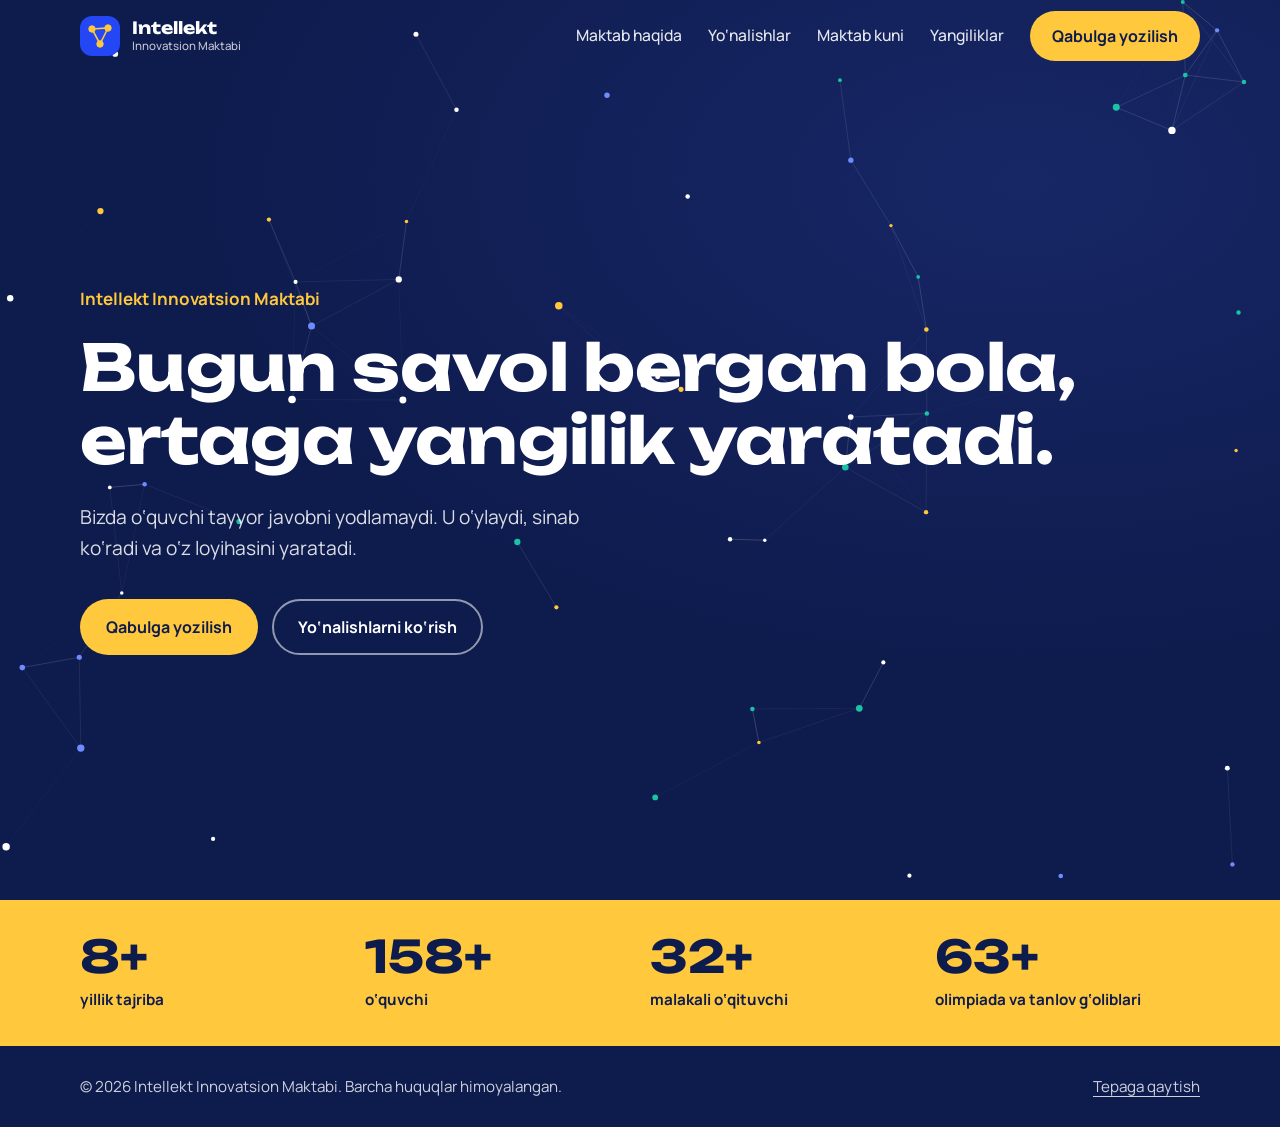
<file: index.html>
<!DOCTYPE html>
<html lang="uz">
<head>
  <meta charset="UTF-8">
  <meta name="viewport" content="width=device-width, initial-scale=1">
  <title>Intellekt Innovatsion Maktabi</title>
  <meta name="description" content="Intellekt Innovatsion Maktabi: zamonaviy bilim, texnologiya va ijodkorlik bir joyda.">
  <link rel="preconnect" href="https://fonts.googleapis.com">
  <link rel="preconnect" href="https://fonts.gstatic.com" crossorigin>
  <link href="https://fonts.googleapis.com/css2?family=Manrope:wght@400;500;700&family=Unbounded:wght@500;700&display=swap" rel="stylesheet">
  <link rel="stylesheet" href="style.css">
</head>
<body>
  <a class="skip" href="#asosiy">Asosiy qismga o‘tish</a>

  <header class="header" id="header">
    <div class="wrap header-in">
      <a class="logo" href="#top" aria-label="Intellekt Innovatsion Maktabi">
        <span class="logo-mark" aria-hidden="true">
          <svg viewBox="0 0 32 32" width="32" height="32"><circle cx="8" cy="9" r="3.2"/><circle cx="24" cy="8" r="3.2"/><circle cx="16" cy="24" r="3.2"/><path d="M8 9L24 8L16 24Z" fill="none" stroke-width="1.6"/></svg>
        </span>
        <span class="logo-text">Intellekt<small>Innovatsion Maktabi</small></span>
      </a>

      <button class="burger" id="burger" aria-label="Menyuni ochish" aria-expanded="false" aria-controls="menu">
        <span></span><span></span><span></span>
      </button>

      <nav class="menu" id="menu" aria-label="Asosiy menyu">
        <a href="./index2.html">Maktab haqida</a>
        <a href="./programms.html">Yo‘nalishlar</a>
        <a href="./day.html">Maktab kuni</a>
        <a href="./news.html">Yangiliklar</a>
        <a class="btn btn-sun" href="./admisson.html">Qabulga yozilish</a>
      </nav>
    </div>
  </header>

  <main id="asosiy">
    <!-- HERO -->
    <section class="hero" id="top">
      <canvas id="network" aria-hidden="true"></canvas>
      <div class="wrap hero-in">
        <p class="hero-kicker">Intellekt Innovatsion Maktabi</p>
        <h1>Bugun savol bergan bola, ertaga yangilik yaratadi.</h1>
        <p class="hero-lead">Bizda o‘quvchi tayyor javobni yodlamaydi. U o‘ylaydi, sinab ko‘radi va o‘z loyihasini yaratadi.</p>
        <div class="hero-actions">
          <a class="btn btn-sun" href="#qabul">Qabulga yozilish</a>
          <a class="btn btn-line" href="#yonalishlar">Yo‘nalishlarni ko‘rish</a>
        </div>
      </div>
    </section>

    <!-- STATS -->
    <section class="stats" aria-label="Raqamlarda maktab">
      <div class="wrap stats-in">
        <div class="stat"><strong data-count="15">0</strong><span>yillik tajriba</span></div>
        <div class="stat"><strong data-count="300">0</strong><span>o‘quvchi</span></div>
        <div class="stat"><strong data-count="60">0</strong><span>malakali o‘qituvchi</span></div>
        <div class="stat"><strong data-count="120">0</strong><span>olimpiada va tanlov g‘oliblari</span></div>
      </div>
    </section>

    <!-- ABOUT -->
    <!-- <section class="section about" id="haqida">
      <div class="wrap about-in">
        <div class="about-head">
          <h2>Maktab haqida</h2>
        </div>
        <div class="about-body">
          <p class="big">Intellekt maktabida bilim darsxonada tugamaydi. U laboratoriyada, kodda, sahnada va jamoaviy loyihalarda davom etadi.</p>
          <p>Biz milliy ta’lim standartlarini zamonaviy usullar bilan birlashtiramiz: kichik guruhlar, loyiha asosidagi o‘qish va har bir bolaning kuchli tomoniga e’tibor.</p>
          <ul class="values">
            <li><b>Tanqidiy fikrlash.</b> O‘quvchi “nima?” emas, “nega?” deb so‘raydi.</li>
            <li><b>Amaliyot.</b> Har chorakda o‘quvchi o‘z loyihasini himoya qiladi.</li>
            <li><b>Qadriyatlar.</b> Hurmat, mas’uliyat va halollik kundalik odatga aylanadi.</li>
          </ul>
        </div>
      </div>
    </section> -->

    <!-- PROGRAMS -->
    <!-- <section class="section programs" id="yonalishlar">
      <div class="wrap">
        <h2>Yo‘nalishlar</h2>
        <p class="section-lead">O‘quvchi asosiy fanlar bilan birga o‘zi yoqtirgan yo‘nalishni chuqur o‘rganadi.</p>

        <div class="tabs">
          <div class="tab-list" role="tablist" aria-label="Yo‘nalishlar">
            <button role="tab" id="t1" aria-controls="p1" aria-selected="true">Robototexnika va IT</button>
            <button role="tab" id="t2" aria-controls="p2" aria-selected="false" tabindex="-1">Matematika va mantiq</button>
            <button role="tab" id="t3" aria-controls="p3" aria-selected="false" tabindex="-1">Tabiiy fanlar</button>
            <button role="tab" id="t4" aria-controls="p4" aria-selected="false" tabindex="-1">Xorijiy tillar</button>
            <button role="tab" id="t5" aria-controls="p5" aria-selected="false" tabindex="-1">Ijod va san’at</button>
          </div>

          <div class="tab-panels">
            <article class="panel" role="tabpanel" id="p1" aria-labelledby="t1">
              <h3>Robototexnika va IT</h3>
              <p>Blok dasturlashdan Python’gacha. O‘quvchilar robot yig‘adi, o‘yin va mobil ilova yaratadi.</p>
              <ul><li>Dasturlash asoslari</li><li>Robot yig‘ish va sozlash</li><li>Kiberxavfsizlik va raqamli savodxonlik</li></ul>
            </article>
            <article class="panel" role="tabpanel" id="p2" aria-labelledby="t2" hidden>
              <h3>Matematika va mantiq</h3>
              <p>Formulani yodlash o‘rniga masalani o‘zi tuzishga o‘rgatamiz. Olimpiadaga tayyorgarlik alohida guruhlarda.</p>
              <ul><li>Mantiqiy masalalar va shaxmat</li><li>Olimpiada guruhi</li><li>Ma’lumotlar bilan ishlash</li></ul>
            </article>
            <article class="panel" role="tabpanel" id="p3" aria-labelledby="t3" hidden>
              <h3>Tabiiy fanlar</h3>
              <p>Fizika, kimyo va biologiya tajribalar orqali o‘rganiladi. Har oy bitta kichik ilmiy tadqiqot.</p>
              <ul><li>Laboratoriya mashg‘ulotlari</li><li>Ekologik loyihalar</li><li>Fan haftaligi</li></ul>
            </article>
            <article class="panel" role="tabpanel" id="p4" aria-labelledby="t4" hidden>
              <h3>Xorijiy tillar</h3>
              <p>Ingliz tili kundalik muloqot va akademik yozuv darajasida. Xalqaro imtihonlarga tayyorgarlik mavjud.</p>
              <ul><li>Suhbat klubi</li><li>Xalqaro sertifikatga tayyorlov</li><li>Qo‘shimcha til (rus, nemis yoki koreys)</li></ul>
            </article>
            <article class="panel" role="tabpanel" id="p5" aria-labelledby="t5" hidden>
              <h3>Ijod va san’at</h3>
              <p>Rasm, musiqa, teatr va video. O‘quvchi o‘z fikrini bir nechta shaklda ifodalashni o‘rganadi.</p>
              <ul><li>Teatr studiyasi</li><li>Raqamli dizayn</li><li>Yillik ko‘rgazma va konsert</li></ul>
            </article>
          </div>
        </div>
      </div>ghg
    </section> -->

    <!-- DAY -->
    <!-- <section class="section day" id="kun">
      <div class="wrap">
        <h2>Maktab kuni</h2>
        <p class="section-lead">Dars, tanaffus va ijod o‘rtasida muvozanat.</p>
        <ol class="timeline">
          <li><time>08:30</time><div><h3>Ertalabki davra</h3><p>Kun rejasi, qisqa suhbat va yengil mashqlar.</p></div></li>
          <li><time>09:00</time><div><h3>Asosiy darslar</h3><p>Ona tili, matematika, tabiiy va ijtimoiy fanlar.</p></div></li>
          <li><time>12:30</time><div><h3>Tushlik va dam olish</h3><p>Issiq ovqat, hovlida o‘yin va erkin vaqt.</p></div></li>
          <li><time>14:00</time><div><h3>Yo‘nalish mashg‘ulotlari</h3><p>Robototexnika, til, san’at yoki olimpiada guruhi.</p></div></li>
          <li><time>16:00</time><div><h3>Loyiha vaqti</h3><p>Jamoada ishlash va uy vazifasini maktabda bajarish.</p></div></li>
        </ol>
      </div>
    </section> -->

    <!-- NEWS -->
    <!-- <section class="section news" id="yangiliklar">
      <div class="wrap">
        <h2>Yangiliklar</h2>
        <div class="news-grid">
          <article class="news-main">
            <time datetime="2026-11-05">5-noyabr, 2026</time>
            <h3>Maktab robotchilari viloyat tanlovida finalga chiqdi</h3>
            <p>9-sinf o‘quvchilari yaratgan o‘zi yuradigan robot hakamlarning e’tiborini tortdi. Jamoa keyingi bosqichga tayyorgarlik ko‘rmoqda.</p>
          </article>
          <article>
            <time datetime="2026-10-28">28-oktabr, 2026</time>
            <h3>Ochiq eshiklar kuni</h3>
            <p>Ota-onalar darslarni kuzatdi va o‘qituvchilar bilan suhbatlashdi.</p>
          </article>
          <article>
            <time datetime="2026-10-15">15-oktabr, 2026</time>
            <h3>Fan haftaligi yakunlandi</h3>
            <p>Boshlang‘ich sinflar o‘zlarining kichik tajribalarini namoyish qildi.</p>
          </article>
        </div>
      </div>
    </section> -->

    <!-- ADMISSION -->
    <!-- <section class="section admission" id="qabul">
      <div class="wrap admission-in">
        <div class="admission-text">
          <h2>Qabulga yozilish</h2>
          <p>Ma’lumotlaringizni qoldiring. Qabul bo‘limi siz bilan bog‘lanib, suhbat vaqtini kelishadi.</p>
          <dl class="contacts">
            <dt>Telefon</dt><dd><a href="tel:+998000000000">+998 00 000 00 00</a></dd>
            <dt>Manzil</dt><dd>Toshkent shahri, manzilni shu yerga yozing</dd>
            <dt>Ish vaqti</dt><dd>Dushanba–Shanba, 09:00–18:00</dd>
          </dl>
        </div>

        <form class="form" id="form" novalidate>
          <div class="field">
            <label for="ism">Ota-ona ismi</label>
            <input id="ism" name="ism" type="text" autocomplete="name" required>
            <p class="err" data-for="ism"></p>
          </div>
          <div class="field">
            <label for="tel">Telefon raqami</label>
            <input id="tel" name="tel" type="tel" inputmode="tel" placeholder="+998 90 123 45 67" autocomplete="tel" required>
            <p class="err" data-for="tel"></p>
          </div>
          <div class="field">
            <label for="sinf">Bola qaysi sinfga kiradi?</label>
            <select id="sinf" name="sinf" required>
              <option value="">Tanlang</option>
              <option>1-sinf</option><option>2-sinf</option><option>3-sinf</option><option>4-sinf</option>
              <option>5-sinf</option><option>6-sinf</option><option>7-sinf</option><option>8-sinf</option>
              <option>9-sinf</option><option>10-sinf</option><option>11-sinf</option>
            </select>
            <p class="err" data-for="sinf"></p>
          </div>
          <div class="field">
            <label for="izoh">Savolingiz (ixtiyoriy)</label>
            <textarea id="izoh" name="izoh" rows="3"></textarea>
          </div>
          <button class="btn btn-sun" type="submit">Ariza yuborish</button>
          <p class="form-ok" id="formOk" role="status" hidden></p>
        </form>
      </div>
    </section>
  </main> -->

  <footer class="footer">
    <div class="wrap footer-in">
      <p>© <span id="year">2026</span> Intellekt Innovatsion Maktabi. Barcha huquqlar himoyalangan.</p>
      <a href="#top">Tepaga qaytish</a>
    </div>
  </footer>

  <script src="script.js"></script>
</body>
</html>
</file>
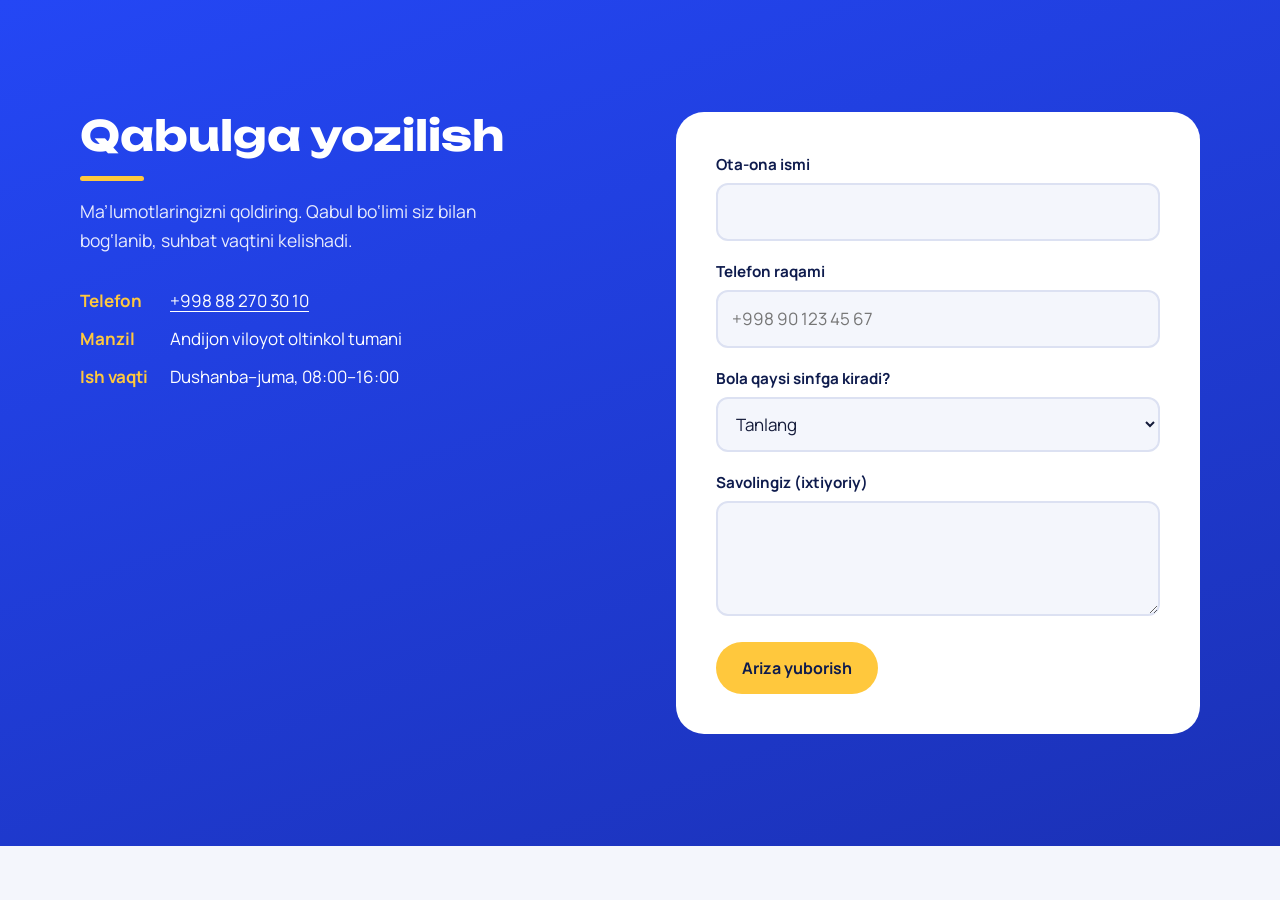
<file: admisson.html>
<!DOCTYPE html>
<html lang="en">
<head>
    <meta charset="UTF-8">
    <meta name="viewport" content="width=device-width, initial-scale=1.0">
    <title>Intellekt Innovatsion Maktabi</title>
    <link rel="preconnect" href="https://fonts.googleapis.com">
  <link rel="preconnect" href="https://fonts.gstatic.com" crossorigin>
  <link href="https://fonts.googleapis.com/css2?family=Manrope:wght@400;500;700&family=Unbounded:wght@500;700&display=swap" rel="stylesheet">
  <link rel="stylesheet" href="style.css">
</head>
<body>
     <!-- ADMISSION -->
    <section class="section admission" id="qabul">
      <div class="wrap admission-in">
        <div class="admission-text">
          <h2>Qabulga yozilish</h2>
          <p>Ma’lumotlaringizni qoldiring. Qabul bo‘limi siz bilan bog‘lanib, suhbat vaqtini kelishadi.</p>
          <dl class="contacts">
            <dt>Telefon</dt><dd><a href="tel:+998882703010">+998 88 270 30 10</a></dd>
            <dt>Manzil</dt><dd>Andijon viloyot oltinkol tumani </dd>
            <dt>Ish vaqti</dt><dd>Dushanba–juma, 08:00–16:00</dd>
          </dl>
        </div>

        <form class="form" id="form" novalidate>
          <div class="field">
            <label for="ism">Ota-ona ismi</label>
            <input id="ism" name="ism" type="text" autocomplete="name" required>
            <p class="err" data-for="ism"></p>
          </div>
          <div class="field">
            <label for="tel">Telefon raqami</label>
            <input id="tel" name="tel" type="tel" inputmode="tel" placeholder="+998 90 123 45 67" autocomplete="tel" required>
            <p class="err" data-for="tel"></p>
          </div>
          <div class="field">
            <label for="sinf">Bola qaysi sinfga kiradi?</label>
            <select id="sinf" name="sinf" required>
              <option value="">Tanlang</option>
              <option>1-sinf</option><option>2-sinf</option><option>3-sinf</option><option>4-sinf</option>
              <option>5-sinf</option><option>6-sinf</option><option>7-sinf</option><option>8-sinf</option>
              <option>9-sinf</option><option>10-sinf</option><option>11-sinf</option>
            </select>
            <p class="err" data-for="sinf"></p>
          </div>
          <div class="field">
            <label for="izoh">Savolingiz (ixtiyoriy)</label>
            <textarea id="izoh" name="izoh" rows="3"></textarea>
          </div>
          <button class="btn btn-sun" type="submit">Ariza yuborish</button>
          <p class="form-ok" id="formOk" role="status" hidden></p>
        </form>
      </div>
    </section>
  <script src="script.js"></script>
</body>
</html>
</file>
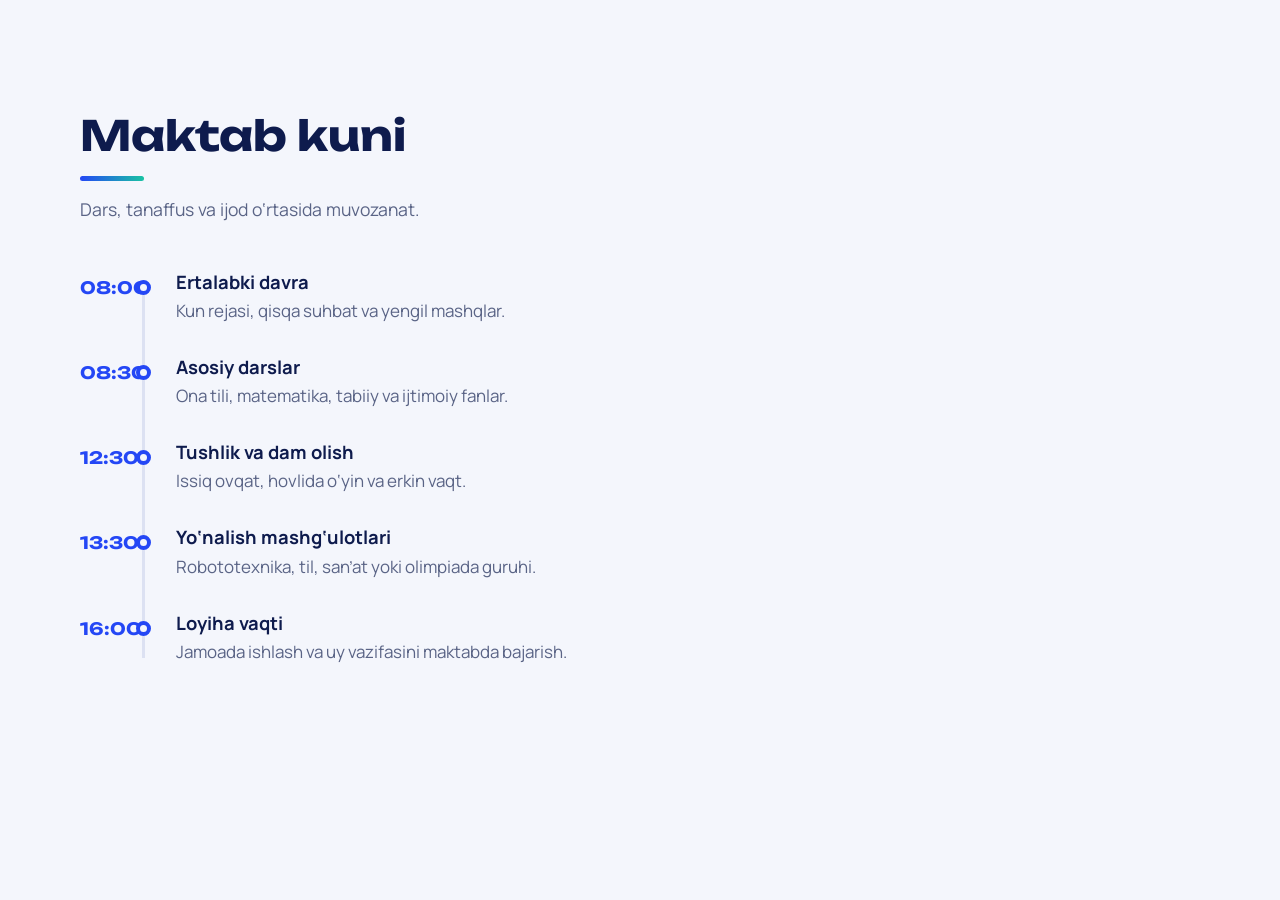
<file: day.html>
<!DOCTYPE html>
<html lang="en">
<head>
    <meta charset="UTF-8">
    <meta name="viewport" content="width=device-width, initial-scale=1.0">
    <title>Intellekt Innovatsion Maktabi</title>
    <link rel="preconnect" href="https://fonts.googleapis.com">
  <link rel="preconnect" href="https://fonts.gstatic.com" crossorigin>
  <link href="https://fonts.googleapis.com/css2?family=Manrope:wght@400;500;700&family=Unbounded:wght@500;700&display=swap" rel="stylesheet">
  <link rel="stylesheet" href="style.css">
</head>
<body>
    <!-- DAY -->
    <section class="section day" id="kun">
      <div class="wrap">
        <h2>Maktab kuni</h2>
        <p class="section-lead">Dars, tanaffus va ijod o‘rtasida muvozanat.</p>
        <ol class="timeline">
          <li><time>08:00</time><div><h3>Ertalabki davra</h3><p>Kun rejasi, qisqa suhbat va yengil mashqlar.</p></div></li>
          <li><time>08:30</time><div><h3>Asosiy darslar</h3><p>Ona tili, matematika, tabiiy va ijtimoiy fanlar.</p></div></li>
          <li><time>12:30</time><div><h3>Tushlik va dam olish</h3><p>Issiq ovqat, hovlida o‘yin va erkin vaqt.</p></div></li>
          <li><time>13:30</time><div><h3>Yo‘nalish mashg‘ulotlari</h3><p>Robototexnika, til, san’at yoki olimpiada guruhi.</p></div></li>
          <li><time>16:00</time><div><h3>Loyiha vaqti</h3><p>Jamoada ishlash va uy vazifasini maktabda bajarish.</p></div></li>
        </ol>
      </div>
    </section>
  <script src="script.js"></script>
</body>
</html>
</file>
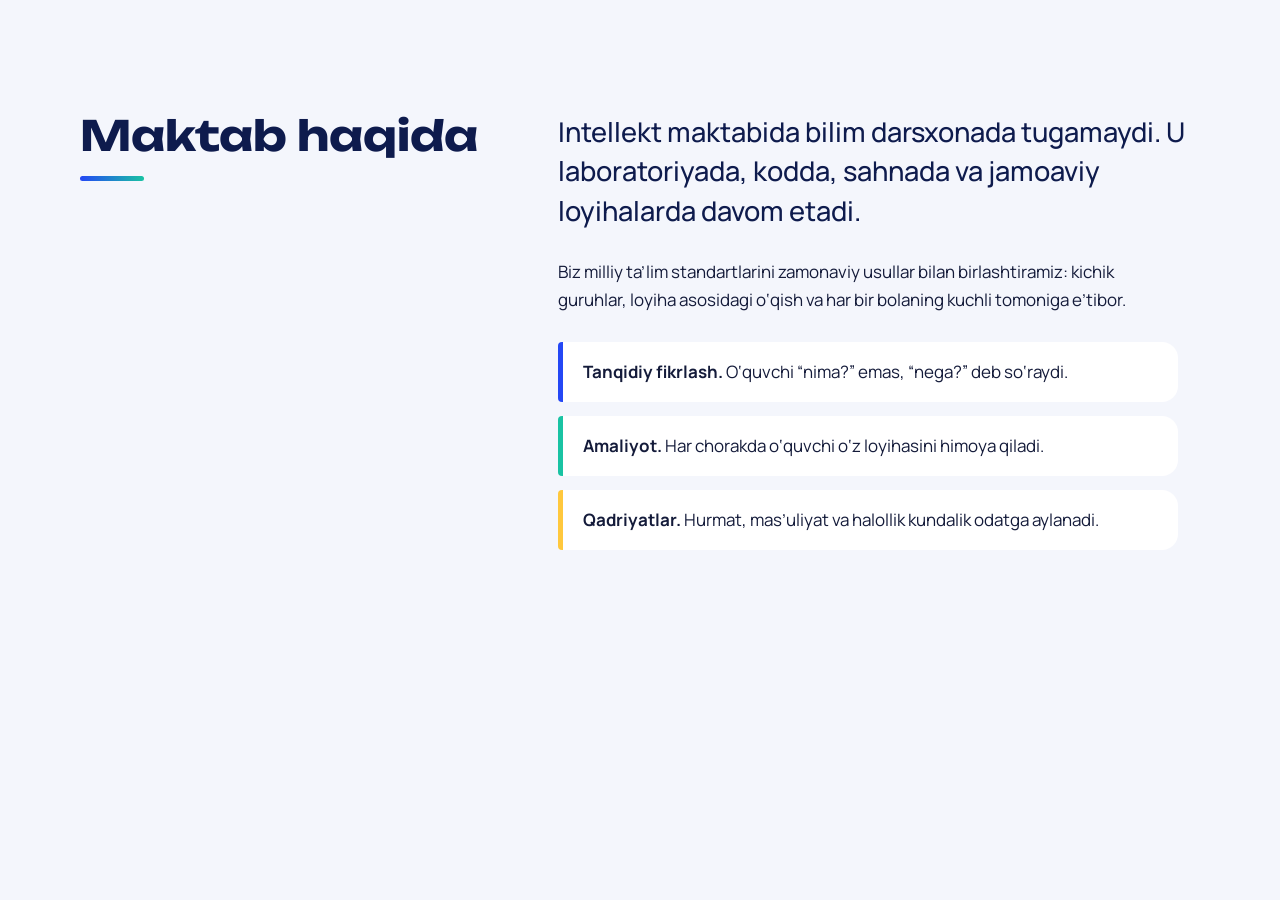
<file: index2.html>
<!DOCTYPE html>
<html lang="en">
<head>
    <meta charset="UTF-8">
    <meta name="viewport" content="width=device-width, initial-scale=1.0">
    <title>intelekt innavatsion maktabi</title>
    <link rel="preconnect" href="https://fonts.googleapis.com">
  <link rel="preconnect" href="https://fonts.gstatic.com" crossorigin>
  <link href="https://fonts.googleapis.com/css2?family=Manrope:wght@400;500;700&family=Unbounded:wght@500;700&display=swap" rel="stylesheet">
  <link rel="stylesheet" href="style.css">
</head>
<body>
    <!-- ABOUT -->
    <section class="section about" id="haqida">
      <div class="wrap about-in">
        <div class="about-head">
          <h2>Maktab haqida</h2>
        </div>
        <div class="about-body">
          <p class="big">Intellekt maktabida bilim darsxonada tugamaydi. U laboratoriyada, kodda, sahnada va jamoaviy loyihalarda davom etadi.</p>
          <p>Biz milliy ta’lim standartlarini zamonaviy usullar bilan birlashtiramiz: kichik guruhlar, loyiha asosidagi o‘qish va har bir bolaning kuchli tomoniga e’tibor.</p>
          <ul class="values">
            <li><b>Tanqidiy fikrlash.</b> O‘quvchi “nima?” emas, “nega?” deb so‘raydi.</li>
            <li><b>Amaliyot.</b> Har chorakda o‘quvchi o‘z loyihasini himoya qiladi.</li>
            <li><b>Qadriyatlar.</b> Hurmat, mas’uliyat va halollik kundalik odatga aylanadi.</li>
          </ul>
        </div>
      </div>
    </section>

  <script src="script.js"></script>
</body>
</html>
</file>
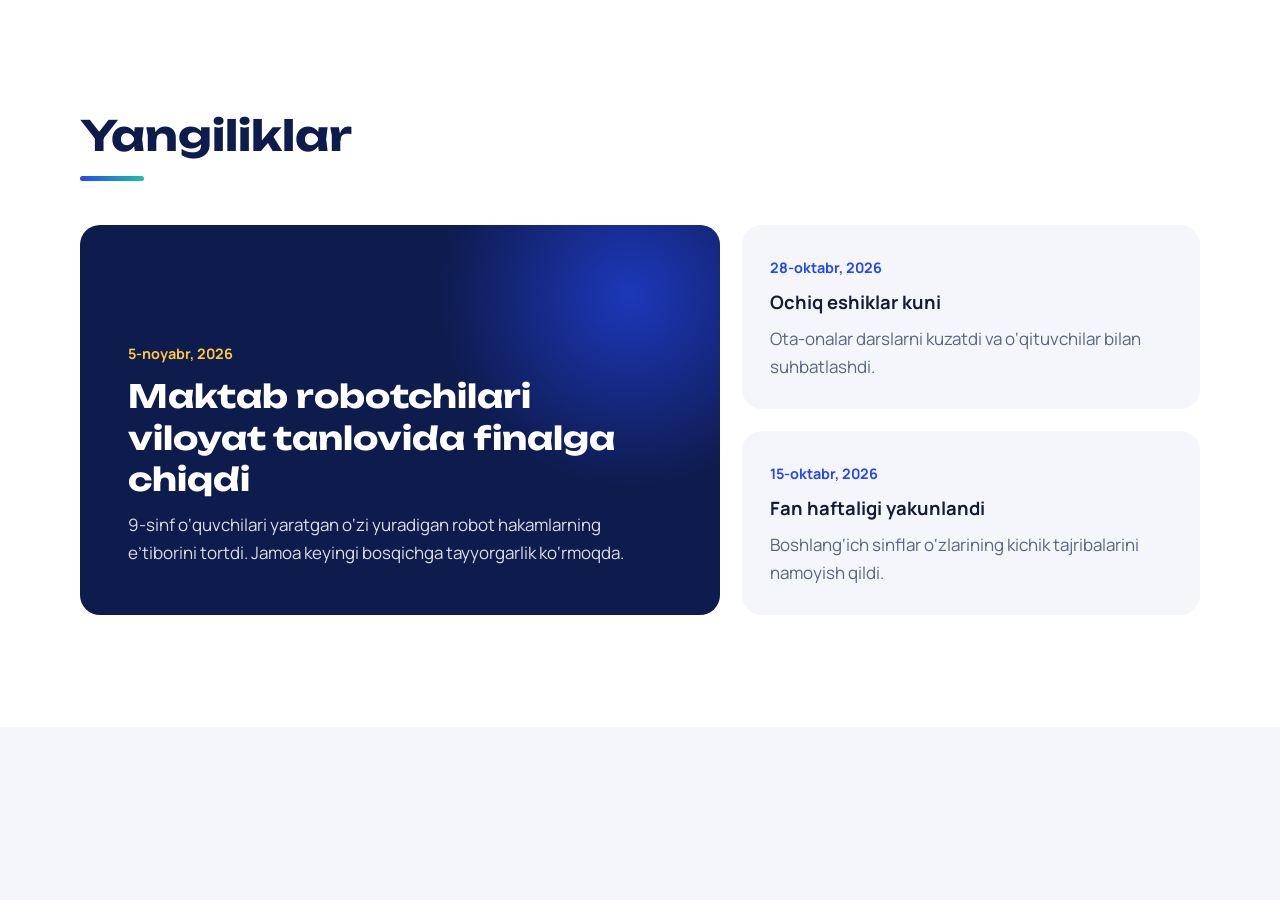
<file: news.html>
<!DOCTYPE html>
<html lang="en">
<head>
    <meta charset="UTF-8">
    <meta name="viewport" content="width=device-width, initial-scale=1.0">
    <title>Intellekt Innovatsion Maktabi</title>
     <link rel="preconnect" href="https://fonts.googleapis.com">
  <link rel="preconnect" href="https://fonts.gstatic.com" crossorigin>
  <link href="https://fonts.googleapis.com/css2?family=Manrope:wght@400;500;700&family=Unbounded:wght@500;700&display=swap" rel="stylesheet">
  <link rel="stylesheet" href="style.css">
</head>
<body>
    <!-- NEWS -->
    <section class="section news" id="yangiliklar">
      <div class="wrap">
        <h2>Yangiliklar</h2>
        <div class="news-grid">
          <article class="news-main">
            <time datetime="2026-11-05">5-noyabr, 2026</time>
            <h3>Maktab robotchilari viloyat tanlovida finalga chiqdi</h3>
            <p>9-sinf o‘quvchilari yaratgan o‘zi yuradigan robot hakamlarning e’tiborini tortdi. Jamoa keyingi bosqichga tayyorgarlik ko‘rmoqda.</p>
          </article>
          <article>
            <time datetime="2026-10-28">28-oktabr, 2026</time>
            <h3>Ochiq eshiklar kuni</h3>
            <p>Ota-onalar darslarni kuzatdi va o‘qituvchilar bilan suhbatlashdi.</p>
          </article>
          <article>
            <time datetime="2026-10-15">15-oktabr, 2026</time>
            <h3>Fan haftaligi yakunlandi</h3>
            <p>Boshlang‘ich sinflar o‘zlarining kichik tajribalarini namoyish qildi.</p>
          </article>
        </div>
      </div>
    </section>

  <script src="script.js"></script>
</body>
</html>
</file>
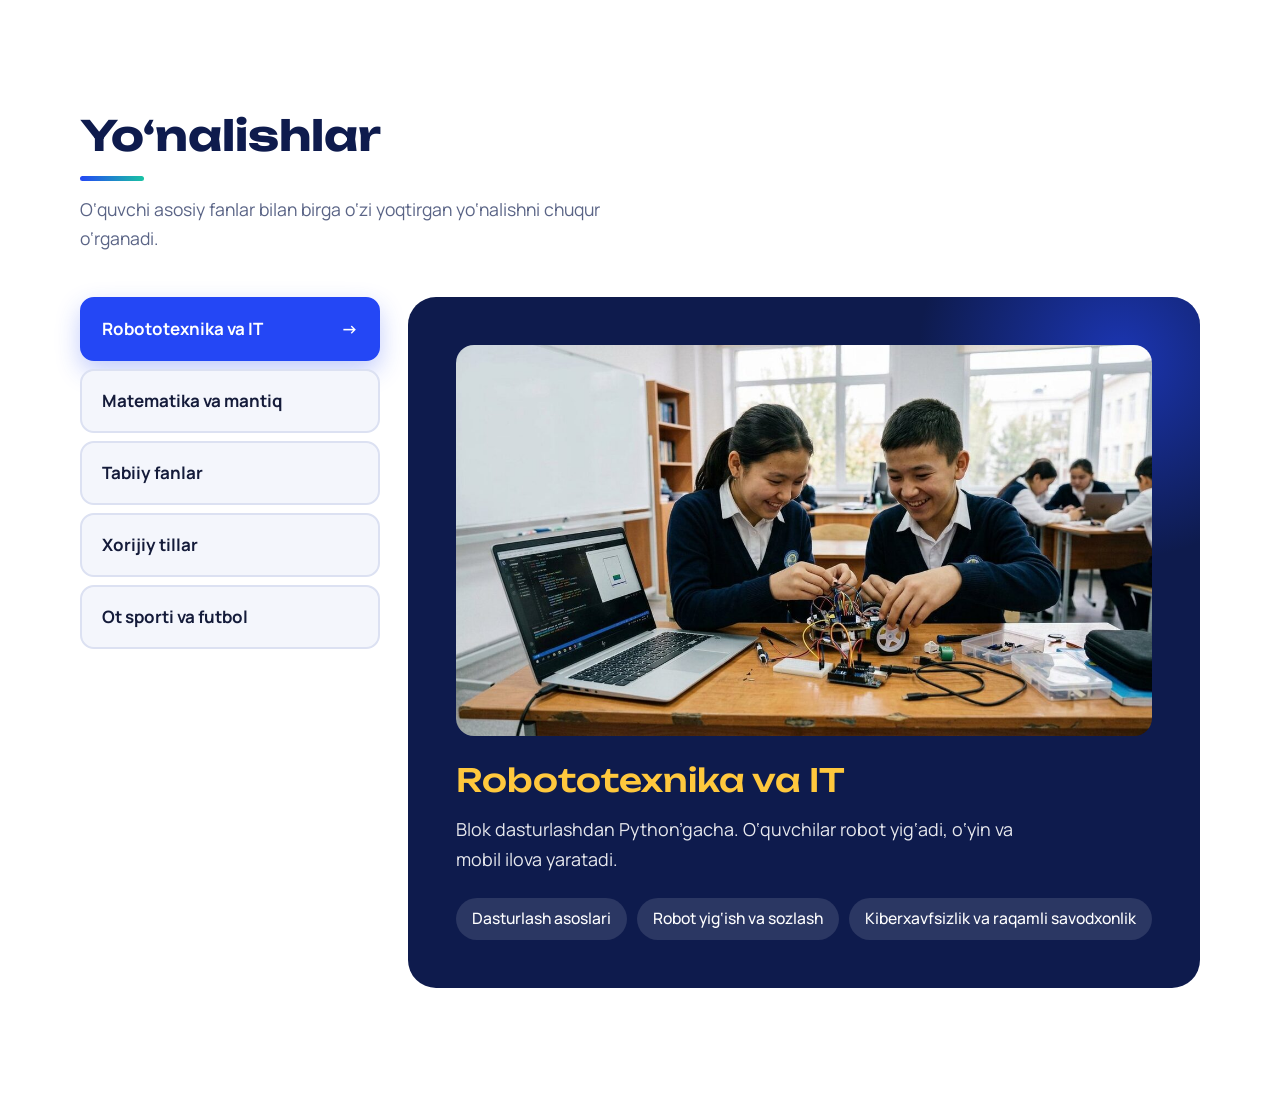
<file: programms.html>
<!DOCTYPE html>
<html lang="en">
<head>
    <meta charset="UTF-8">
    <meta name="viewport" content="width=device-width, initial-scale=1.0">
    <title>Intellekt Innovatsion Maktabi</title>
    <link rel="preconnect" href="https://fonts.googleapis.com">
  <link rel="preconnect" href="https://fonts.gstatic.com" crossorigin>
  <link href="https://fonts.googleapis.com/css2?family=Manrope:wght@400;500;700&family=Unbounded:wght@500;700&display=swap" rel="stylesheet">
  <link rel="stylesheet" href="style.css">
</head>
<body>
    <section class="section programs" id="yonalishlar">
      <div class="wrap">
        <h2>Yo‘nalishlar</h2>
        <p class="section-lead">O‘quvchi asosiy fanlar bilan birga o‘zi yoqtirgan yo‘nalishni chuqur o‘rganadi.</p>

        <div class="tabs">
          <div class="tab-list" role="tablist" aria-label="Yo‘nalishlar">
            <button role="tab" id="t1" aria-controls="p1" aria-selected="true">Robototexnika va IT</button>
            <button role="tab" id="t2" aria-controls="p2" aria-selected="false" tabindex="-1">Matematika va mantiq</button>
            <button role="tab" id="t3" aria-controls="p3" aria-selected="false" tabindex="-1">Tabiiy fanlar</button>
            <button role="tab" id="t4" aria-controls="p4" aria-selected="false" tabindex="-1">Xorijiy tillar</button>
            <button role="tab" id="t5" aria-controls="p5" aria-selected="false" tabindex="-1">Ot sporti va futbol</button>
          </div>

          <div class="tab-panels">
            <article class="panel" role="tabpanel" id="p1" aria-labelledby="t1">
              <div class="panel-media">
                <span class="shot"><img src="images/robototexnika.jpg" alt="O‘quvchilar darsda robot yig‘moqda" width="1280" height="714"></span>
              </div>
              <h3>Robototexnika va IT</h3>
              <p>Blok dasturlashdan Python’gacha. O‘quvchilar robot yig‘adi, o‘yin va mobil ilova yaratadi.</p>
              <ul><li>Dasturlash asoslari</li><li>Robot yig‘ish va sozlash</li><li>Kiberxavfsizlik va raqamli savodxonlik</li></ul>
            </article>
            <article class="panel" role="tabpanel" id="p2" aria-labelledby="t2" hidden>
              <div class="panel-media">
                <span class="shot"><img src="images/matematika.jpg" alt="O‘quvchi doskada geometriya masalasini yechmoqda" width="1280" height="714"></span>
              </div>
              <h3>Matematika va mantiq</h3>
              <p>Formulani yodlash o‘rniga masalani o‘zi tuzishga o‘rgatamiz. Olimpiadaga tayyorgarlik alohida guruhlarda.</p>
              <ul><li>Mantiqiy masalalar va shaxmat</li><li>Olimpiada guruhi</li><li>Ma’lumotlar bilan ishlash</li></ul>
            </article>
            <article class="panel" role="tabpanel" id="p3" aria-labelledby="t3" hidden>
              <div class="panel-media">
                <span class="shot"><img src="images/tabiiy-fanlar.jpg" alt="O‘quvchilar laboratoriyada kimyo tajribasi o‘tkazmoqda" width="1280" height="714"></span>
              </div>
              <h3>Tabiiy fanlar</h3>
              <p>Fizika, kimyo va biologiya tajribalar orqali o‘rganiladi. Har oy bitta kichik ilmiy tadqiqot.</p>
              <ul><li>Laboratoriya mashg‘ulotlari</li><li>Ekologik loyihalar</li><li>Fan haftaligi</li></ul>
            </article>
            <article class="panel" role="tabpanel" id="p4" aria-labelledby="t4" hidden>
              <div class="panel-media">
                <span class="shot"><img src="images/xorijiy-tillar.jpg" alt="O‘quvchilar suhbat klubida muloqot qilmoqda" width="1280" height="714"></span>
              </div>
              <h3>Xorijiy tillar</h3>
              <p>Ingliz tili kundalik muloqot va akademik yozuv darajasida. Xalqaro imtihonlarga tayyorgarlik mavjud.</p>
              <ul><li>Suhbat klubi</li><li>Xalqaro sertifikatga tayyorlov</li><li>Qo‘shimcha til (rus, nemis yoki koreys)</li></ul>
            </article>
            <article class="panel" role="tabpanel" id="p5" aria-labelledby="t5" hidden>
              <div class="panel-media panel-media-two">
                <span class="shot"><img src="images/ot-sporti.jpg" alt="O‘quvchi murabbiy nazoratida ot minmoqda" width="960" height="717"></span>
                <span class="shot"><img src="images/futbol.jpg" alt="O‘quvchilar maktab maydonida futbol o‘ynamoqda" width="960" height="717"></span>
              </div>
              <h3>Ot sporti va futbol</h3>
              <p>Ot sporti va futbol o‘quvchini chiniqtiradi, jamoada ishlashga va mas’uliyatga o‘rgatadi. Mashg‘ulotlar murabbiylar nazoratida o‘tadi.</p>
              <ul><li>Ot minish mashg‘ulotlari</li><li>Futbol seksiyasi</li><li>Maktab turnirlari va musobaqalar</li></ul>
            </article>
          </div>
        </div>
      </div>
    </section>

  <script src="script.js"></script>
</body>
</html>
</file>
<file: style.css>
/* ===== Ranglar va o'lchamlar ===== */
:root {
  --navy: #0E1B4D;
  --navy-2: #172766;
  --blue: #2447F5;
  --sun: #FFC83D;
  --mint: #19C3A3;
  --paper: #F4F6FC;
  --white: #FFFFFF;
  --ink: #141B3A;
  --muted: #5A6486;
  --line: #DCE1F2;

  --f-head: "Unbounded", "Manrope", system-ui, sans-serif;
  --f-body: "Manrope", system-ui, -apple-system, "Segoe UI", sans-serif;

  --wrap: 1120px;
  --r-s: 8px;
  --r-l: 28px;
  --ease: cubic-bezier(.2, .7, .2, 1);
}

*, *::before, *::after { box-sizing: border-box; }
html { scroll-behavior: smooth; scroll-padding-top: 76px; }
body {
  margin: 0;
  font-family: var(--f-body);
  font-size: 1.0625rem;
  line-height: 1.65;
  color: var(--ink);
  background: var(--paper);
}
img, svg, canvas { display: block; max-width: 100%; }
a { color: inherit; }
h1, h2, h3 { font-family: var(--f-head); line-height: 1.15; margin: 0; font-weight: 500; }
p { margin: 0 0 1em; }

:focus-visible { outline: 3px solid var(--sun); outline-offset: 3px; }

.wrap { width: min(var(--wrap), 100% - 40px); margin-inline: auto; }
.skip { position: absolute; left: -999px; top: 8px; background: var(--sun); color: var(--navy); padding: 8px 14px; z-index: 100; border-radius: var(--r-s); }
.skip:focus { left: 8px; }

/* ===== Tugmalar ===== */
.btn {
  display: inline-block;
  padding: 13px 24px;
  border-radius: 999px;
  font-weight: 700;
  font-size: 1rem;
  text-decoration: none;
  border: 2px solid transparent;
  cursor: pointer;
  font-family: var(--f-body);
  position: relative; overflow: hidden;
  transition: transform .2s var(--ease), background-color .15s ease, color .15s ease, box-shadow .2s ease;
}
.btn:hover { transform: translateY(-2px); }
.btn-sun { background: var(--sun); color: var(--navy); }
.btn-sun:hover { background: #ffd66b; box-shadow: 0 10px 24px rgba(255,200,61,.35); }
.btn-sun::after {
  content: ""; position: absolute; inset: 0; pointer-events: none;
  background: linear-gradient(110deg, transparent 30%, rgba(255,255,255,.6) 50%, transparent 70%);
  transform: translateX(-120%);
}
.btn-sun:hover::after { transform: translateX(120%); transition: transform .7s ease; }
.btn-line { border-color: rgba(255,255,255,.55); color: var(--white); }
.btn-line:hover { background: rgba(255,255,255,.12); }

/* ===== Sarlavha / menyu ===== */
.header {
  position: fixed; inset: 0 0 auto 0; z-index: 50;
  transition: background-color .25s ease, box-shadow .25s ease;
}
.header.scrolled { background: rgba(14,27,77,.94); backdrop-filter: blur(8px); box-shadow: 0 6px 24px rgba(8,14,44,.25); }
.header-in { display: flex; align-items: center; justify-content: space-between; height: 72px; }

.logo { display: flex; align-items: center; gap: 12px; text-decoration: none; color: var(--white); }
.logo-mark { width: 40px; height: 40px; border-radius: 12px; background: var(--blue); display: grid; place-items: center; transition: transform .4s var(--ease); }
.logo:hover .logo-mark { transform: rotate(-12deg) scale(1.08); }
.logo-mark svg { fill: var(--sun); stroke: var(--sun); }
.logo-text { font-family: var(--f-head); font-weight: 700; font-size: 1.05rem; line-height: 1.1; }
.logo-text small { display: block; font-family: var(--f-body); font-weight: 500; font-size: .72rem; opacity: .75; margin-top: 2px; }

.menu { display: flex; align-items: center; gap: 26px; }
.menu a:not(.btn) { color: var(--white); text-decoration: none; font-weight: 500; font-size: .98rem; opacity: .9; }
.menu a:not(.btn):hover { opacity: 1; text-decoration: underline; text-underline-offset: 6px; text-decoration-color: var(--sun); }
.menu .btn { padding: 10px 20px; }

.burger { display: none; width: 44px; height: 44px; border: 0; background: transparent; cursor: pointer; padding: 10px; }
.burger span { display: block; height: 2px; background: var(--white); margin: 6px 0; transition: transform .2s ease, opacity .2s ease; }
.burger[aria-expanded="true"] span:nth-child(1) { transform: translateY(8px) rotate(45deg); }
.burger[aria-expanded="true"] span:nth-child(2) { opacity: 0; }
.burger[aria-expanded="true"] span:nth-child(3) { transform: translateY(-8px) rotate(-45deg); }

/* ===== Hero ===== */
.hero {
  position: relative;
  min-height: 100vh; min-height: 100svh;
  display: flex; align-items: center;
  background: radial-gradient(1200px 700px at 80% 20%, var(--navy-2), var(--navy) 70%);
  color: var(--white);
  overflow: hidden;
}
#network { position: absolute; inset: 0; width: 100%; height: 100%; }
.hero-in { position: relative; padding: 130px 0 90px; }
.hero-kicker { font-weight: 700; color: var(--sun); margin-bottom: 18px; }
.hero h1 { font-size: clamp(2rem, 5.4vw, 4rem); font-weight: 700; max-width: 17ch; letter-spacing: -.01em; }
.hero-lead { font-size: 1.2rem; max-width: 46ch; margin: 24px 0 34px; color: rgba(255,255,255,.85); }
.hero-actions { display: flex; flex-wrap: wrap; gap: 14px; }

/* ===== Statistika ===== */
.stats { background: var(--sun); color: var(--navy); }
.stats-in { display: grid; grid-template-columns: repeat(4, 1fr); gap: 20px; padding: 34px 0; }
.stat strong { display: block; font-family: var(--f-head); font-size: clamp(1.8rem, 3.6vw, 2.8rem); font-weight: 700; line-height: 1; }
.stat strong::after { content: "+"; }
.stat span { display: block; margin-top: 8px; font-weight: 700; font-size: .95rem; }

/* ===== Umumiy bo'lim ===== */
.section { padding: clamp(64px, 9vw, 112px) 0; }
.section h2 { font-size: clamp(1.7rem, 3.4vw, 2.6rem); font-weight: 700; color: var(--navy); }
.section-lead { color: var(--muted); max-width: 52ch; margin-top: 14px; font-size: 1.1rem; }

/* ===== Maktab haqida ===== */
.about-in { display: grid; grid-template-columns: 1fr 1.6fr; gap: clamp(28px, 6vw, 80px); }
.about-body .big { font-size: clamp(1.25rem, 2.2vw, 1.7rem); line-height: 1.45; font-weight: 500; color: var(--navy); }
.about-body p { max-width: 62ch; }
.values { list-style: none; padding: 0; margin: 28px 0 0; display: grid; gap: 14px; }
.values li { padding: 16px 20px; background: var(--white); border-left: 5px solid var(--blue); border-radius: 4px 16px 16px 4px; max-width: 62ch; transition: transform .25s var(--ease), box-shadow .25s ease; }
.values li:hover { transform: translateX(8px); box-shadow: 0 10px 26px rgba(14,27,77,.08); }
.values li:nth-child(2) { border-left-color: var(--mint); }
.values li:nth-child(3) { border-left-color: var(--sun); }

/* ===== Yo'nalishlar ===== */
.programs { background: var(--white); }
.tabs { display: grid; grid-template-columns: 300px 1fr; gap: 28px; margin-top: 44px; align-items: start; }
.tab-list { display: grid; gap: 8px; }
.tab-list button {
  text-align: left; font: inherit; font-weight: 700; cursor: pointer;
  padding: 16px 20px; border-radius: 14px;
  border: 2px solid var(--line); background: var(--paper); color: var(--ink);
  display: flex; align-items: center; justify-content: space-between; gap: 12px;
  transition: background-color .2s ease, border-color .2s ease, color .2s ease, transform .25s var(--ease), box-shadow .25s ease;
}
.tab-list button::after { content: "\2192"; opacity: 0; transform: translateX(-10px); transition: opacity .2s ease, transform .25s var(--ease); }
.tab-list button:hover { border-color: var(--blue); transform: translateX(4px); }
.tab-list button[aria-selected="true"] { background: var(--blue); border-color: var(--blue); color: var(--white); box-shadow: 0 10px 24px rgba(36,71,245,.28); }
.tab-list button:hover::after, .tab-list button[aria-selected="true"]::after { opacity: 1; transform: none; }

.tab-panels { position: relative; overflow: hidden; background: var(--navy); color: var(--white); border-radius: var(--r-l); padding: clamp(26px, 4vw, 48px); min-height: 320px; }
.tab-panels::before {
  content: ""; position: absolute; right: -140px; top: -160px; width: 440px; height: 440px; border-radius: 50%;
  background: radial-gradient(circle, rgba(36,71,245,.6), transparent 65%);
  pointer-events: none; animation: drift 12s ease-in-out infinite alternate;
}
.panel { position: relative; }
.panel[hidden] { display: none; }
.panel-media { display: grid; gap: 12px; margin-bottom: 26px; }
.panel-media-two { grid-template-columns: 1fr 1fr; }
.shot { display: block; overflow: hidden; border-radius: 18px; background: var(--navy-2); }
.shot img { width: 100%; height: auto; aspect-ratio: 16 / 9; object-fit: cover; transition: transform .7s var(--ease); }
.panel-media-two .shot img { aspect-ratio: 4 / 3; }
.shot:hover img { transform: scale(1.06); }
.panel h3 { font-size: clamp(1.4rem, 2.6vw, 2rem); color: var(--sun); margin-bottom: 16px; }
.panel p { font-size: 1.12rem; max-width: 54ch; color: rgba(255,255,255,.9); }
.panel ul { list-style: none; padding: 0; margin: 24px 0 0; display: flex; flex-wrap: wrap; gap: 10px; }
.panel li { padding: 8px 16px; border-radius: 999px; background: rgba(255,255,255,.12); font-weight: 500; font-size: .98rem; }
/* Yo'nalish almashganda: rasm ochiladi, matn navbat bilan chiqadi */
.panel:not([hidden]) .shot { animation: shotIn .75s var(--ease) backwards; }
.panel:not([hidden]) .shot + .shot { animation-delay: .12s; }
.panel:not([hidden]) .shot img { animation: zoomOut 1.3s var(--ease) backwards; }
.panel:not([hidden]) > h3 { animation: fadeUp .55s var(--ease) .12s backwards; }
.panel:not([hidden]) > p { animation: fadeUp .55s var(--ease) .2s backwards; }
.panel:not([hidden]) li { animation: pop .45s var(--ease) backwards; }
.panel:not([hidden]) li:nth-child(1) { animation-delay: .3s; }
.panel:not([hidden]) li:nth-child(2) { animation-delay: .38s; }
.panel:not([hidden]) li:nth-child(3) { animation-delay: .46s; }
.panel li { transition: background-color .2s ease, transform .2s var(--ease); }
.panel li:hover { background: rgba(255,255,255,.22); transform: translateY(-2px); }

/* ===== Maktab kuni ===== */
.timeline { list-style: none; margin: 48px 0 0; padding: 0; position: relative; max-width: 760px; }
.timeline::before { content: ""; position: absolute; left: 62px; top: 8px; bottom: 8px; width: 3px; background: var(--line); }
.timeline li { display: grid; grid-template-columns: 62px 1fr; gap: 34px; padding-bottom: 32px; position: relative; }
.timeline li:last-child { padding-bottom: 0; }
.timeline li::after { content: ""; position: absolute; left: 56px; top: 8px; width: 15px; height: 15px; border-radius: 50%; background: var(--paper); border: 4px solid var(--blue); }
.timeline time { font-family: var(--f-head); font-weight: 700; color: var(--blue); padding-top: 2px; }
.timeline h3 { font-size: 1.15rem; margin-bottom: 4px; color: var(--navy); font-family: var(--f-body); font-weight: 700; }
.timeline p { margin: 0; color: var(--muted); }
.timeline li::after { transition: transform .25s var(--ease), background-color .25s ease, box-shadow .25s ease; }
.timeline li:hover::after { background: var(--sun); transform: scale(1.25); box-shadow: 0 0 0 6px rgba(36,71,245,.14); }
.timeline li > div { transition: transform .25s var(--ease); }
.timeline li:hover > div { transform: translateX(6px); }
.timeline.draw::before { transform: scaleY(0); transform-origin: top; transition: transform 1.6s var(--ease) .2s; }
.timeline.draw.is-in::before { transform: scaleY(1); }

/* ===== Yangiliklar ===== */
.news { background: var(--white); }
.news-grid { display: grid; grid-template-columns: 1.4fr 1fr; grid-template-rows: auto auto; gap: 22px; margin-top: 44px; }
.news-grid article { background: var(--paper); border-radius: 20px; padding: 28px; transition: transform .3s var(--ease), box-shadow .3s ease; }
.news-grid article:hover { transform: translateY(-6px); box-shadow: 0 18px 40px rgba(14,27,77,.14); }
.news-grid .news-main { grid-row: span 2; background: var(--navy); color: var(--white); padding: clamp(28px, 4vw, 48px); display: flex; flex-direction: column; justify-content: flex-end; min-height: 340px; }
.news-grid time { font-size: .9rem; font-weight: 700; color: var(--blue); }
.news-main time { color: var(--sun); }
.news-grid h3 { font-size: 1.15rem; margin: 10px 0; font-family: var(--f-body); font-weight: 700; line-height: 1.3; }
.news-main h3 { font-family: var(--f-head); font-size: clamp(1.4rem, 2.6vw, 2rem); }
.news-grid p { margin: 0; color: var(--muted); }
.news-main p { color: rgba(255,255,255,.85); max-width: 50ch; }
.news-grid .news-main { position: relative; overflow: hidden; }
.news-main::before {
  content: ""; position: absolute; right: -120px; top: -140px; width: 420px; height: 420px; border-radius: 50%;
  background: radial-gradient(circle, rgba(36,71,245,.65), transparent 65%);
  pointer-events: none; animation: drift 12s ease-in-out infinite alternate;
}
.news-main > * { position: relative; }

/* ===== Qabul ===== */
.admission { background: linear-gradient(160deg, var(--blue), #1A2FB0 55%, #3B1FA8); background-size: 200% 200%; color: var(--white); animation: bgShift 14s ease-in-out infinite alternate; }
.admission h2 { color: var(--white); }
.admission-in { display: grid; grid-template-columns: 1fr 1fr; gap: clamp(28px, 6vw, 72px); align-items: start; }
.admission-text p { font-size: 1.1rem; margin-top: 16px; max-width: 42ch; color: rgba(255,255,255,.9); }
.contacts { margin: 32px 0 0; display: grid; grid-template-columns: auto 1fr; gap: 10px 22px; }
.contacts dt { font-weight: 700; color: var(--sun); }
.contacts dd { margin: 0; }
.contacts a { text-decoration: underline; text-underline-offset: 4px; }

.form { background: var(--white); color: var(--ink); border-radius: var(--r-l); padding: clamp(24px, 4vw, 40px); display: grid; gap: 18px; }
.field label { display: block; font-weight: 700; font-size: .95rem; margin-bottom: 6px; color: var(--navy); }
.field input, .field select, .field textarea {
  width: 100%; font: inherit; color: var(--ink);
  padding: 13px 14px; border: 2px solid var(--line); border-radius: 12px; background: var(--paper);
  transition: border-color .2s ease, background-color .2s ease, box-shadow .2s ease;
}
.field input:focus, .field select:focus, .field textarea:focus { outline: none; border-color: var(--blue); background: var(--white); box-shadow: 0 0 0 4px rgba(36,71,245,.14); }
.field.invalid input, .field.invalid select { border-color: #D6335A; animation: shake .35s ease; }
.err { color: #C0264C; font-size: .88rem; margin: 6px 0 0; min-height: 0; }
.err:empty { display: none; }
.form .btn { justify-self: start; }
.form-ok { margin: 0; padding: 14px 16px; background: #E4F8F3; color: #0B6B58; border-radius: 12px; font-weight: 700; }
.form-ok:not([hidden]) { animation: pop .45s var(--ease); }

/* ===== Footer ===== */
.footer { background: var(--navy); color: rgba(255,255,255,.8); padding: 28px 0; font-size: .95rem; }
.footer-in { display: flex; justify-content: space-between; gap: 16px; flex-wrap: wrap; }
.footer p { margin: 0; }
.footer a { text-underline-offset: 4px; }

/* ===== Animatsiyalar ===== */
@keyframes fadeIn { from { opacity: 0; } }
@keyframes fadeUp { from { opacity: 0; transform: translateY(26px); } }
@keyframes fadeDown { from { opacity: 0; transform: translateY(-14px); } }
@keyframes revealUp { from { opacity: 0; transform: translateY(28px); } to { opacity: 1; transform: none; } }
@keyframes pop { from { opacity: 0; transform: scale(.85); } }
@keyframes growX { from { transform: scaleX(0); } to { transform: scaleX(1); } }
@keyframes shotIn { from { opacity: 0; clip-path: inset(0 100% 0 0 round 18px); } to { opacity: 1; clip-path: inset(0 0 0 0 round 18px); } }
@keyframes zoomOut { from { transform: scale(1.18); } }
@keyframes drift { to { transform: translate(-70px, 60px) scale(1.2); } }
@keyframes bgShift { from { background-position: 0% 0%; } to { background-position: 100% 100%; } }
@keyframes shake { 25% { transform: translateX(-6px); } 50% { transform: translateX(5px); } 75% { transform: translateX(-3px); } }

/* Sahifa ochilganda */
body { animation: fadeIn .5s ease backwards; }
.header { animation: fadeDown .6s var(--ease) backwards; }
#network { animation: fadeIn 1.6s ease backwards; }
.hero-in > * { animation: fadeUp .8s var(--ease) backwards; }
.hero-in > :nth-child(2) { animation-delay: .12s; }
.hero-in > :nth-child(3) { animation-delay: .24s; }
.hero-in > :nth-child(4) { animation-delay: .36s; }

/* Sarlavha ostidagi chiziq */
.section h2::after {
  content: ""; display: block; width: 64px; height: 5px; margin-top: 16px; border-radius: 999px;
  background: linear-gradient(90deg, var(--blue), var(--mint)); transform-origin: left;
}
.admission h2::after { background: var(--sun); }

/* Ko'rinishga kirganda paydo bo'lish (sinflarni script.js qo'shadi) */
.reveal { opacity: 0; }
.reveal.is-in { animation: revealUp .7s var(--ease) var(--d, 0ms) both; }
.section h2.reveal::after { transform: scaleX(0); }
.section h2.reveal.is-in::after { animation: growX .7s var(--ease) calc(var(--d, 0ms) + .25s) both; }

/* Menyu havolalari ostidagi chiziq */
@media (min-width: 821px) {
  .menu a:not(.btn) { position: relative; }
  .menu a:not(.btn)::after {
    content: ""; position: absolute; left: 0; right: 0; bottom: -6px; height: 2px; background: var(--sun);
    transform: scaleX(0); transform-origin: left; transition: transform .25s var(--ease);
  }
  .menu a:not(.btn):hover { text-decoration: none; }
  .menu a:not(.btn):hover::after { transform: scaleX(1); }
}

/* ===== Moslashuvchanlik ===== */
@media (max-width: 900px) {
  .about-in, .admission-in { grid-template-columns: 1fr; }
  .tabs { grid-template-columns: 1fr; }
  .tab-list { grid-auto-flow: column; grid-auto-columns: max-content; overflow-x: auto; padding-bottom: 6px; }
  .tab-list button { white-space: nowrap; }
  .tab-list button:hover { transform: none; }
  .tab-list button[aria-selected="true"] { box-shadow: none; }
  .tab-list button::after { display: none; }
  .news-grid { grid-template-columns: 1fr; }
  .news-grid .news-main { grid-row: auto; min-height: 280px; }
  .stats-in { grid-template-columns: repeat(2, 1fr); }
}

@media (max-width: 820px) {
  .burger { display: block; }
  .menu {
    position: absolute; top: 72px; left: 0; right: 0;
    flex-direction: column; align-items: stretch; gap: 0;
    background: var(--navy); padding: 10px 20px 24px;
    display: none;
  }
  .menu.open { display: flex; animation: fadeDown .25s var(--ease); }
  .menu a:not(.btn) { padding: 14px 4px; border-bottom: 1px solid rgba(255,255,255,.12); }
  .menu .btn { margin-top: 16px; text-align: center; }
  .header { background: var(--navy); }
}

@media (max-width: 520px) {
  .timeline::before { left: 50px; }
  .timeline li { grid-template-columns: 50px 1fr; gap: 28px; }
  .timeline li::after { left: 44px; }
  .logo-text small { display: none; }
}

@media (prefers-reduced-motion: reduce) {
  html { scroll-behavior: auto; }
  *, *::before, *::after { animation: none !important; transition: none !important; }
}
</file>
